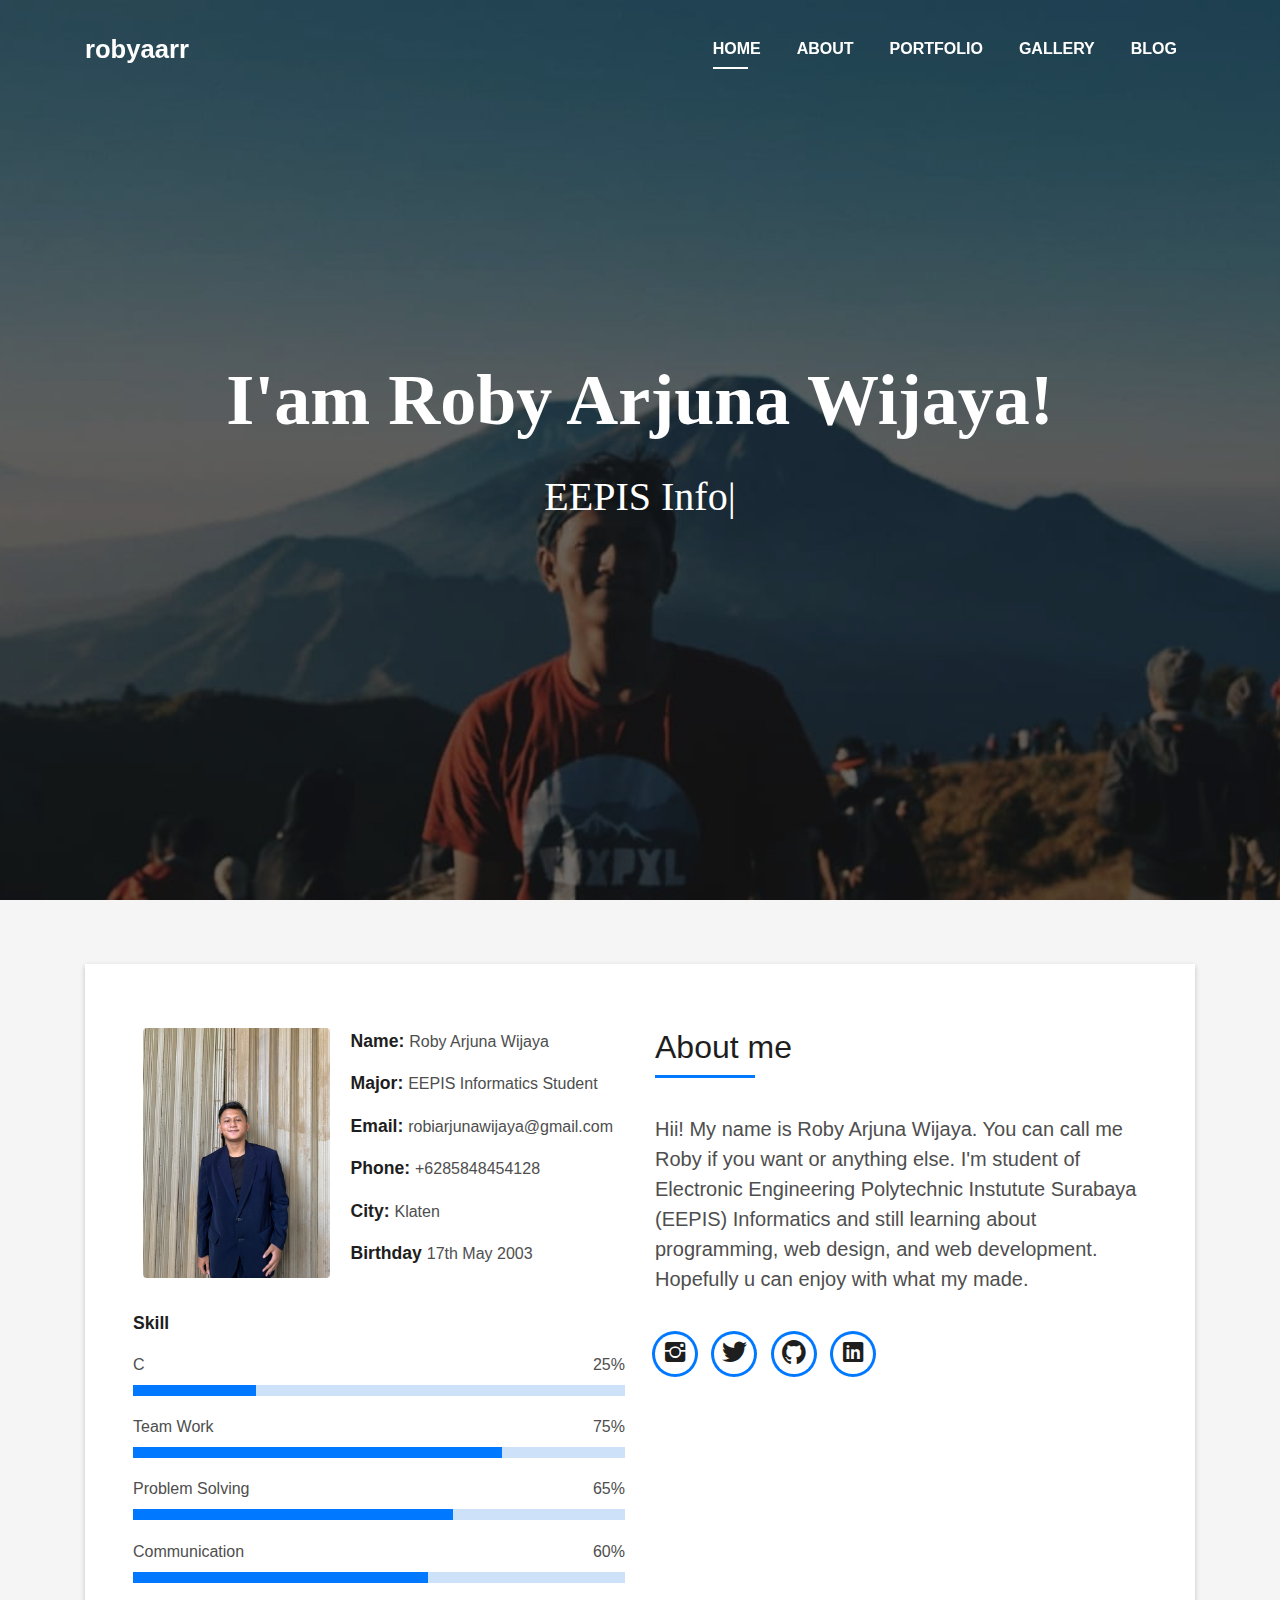
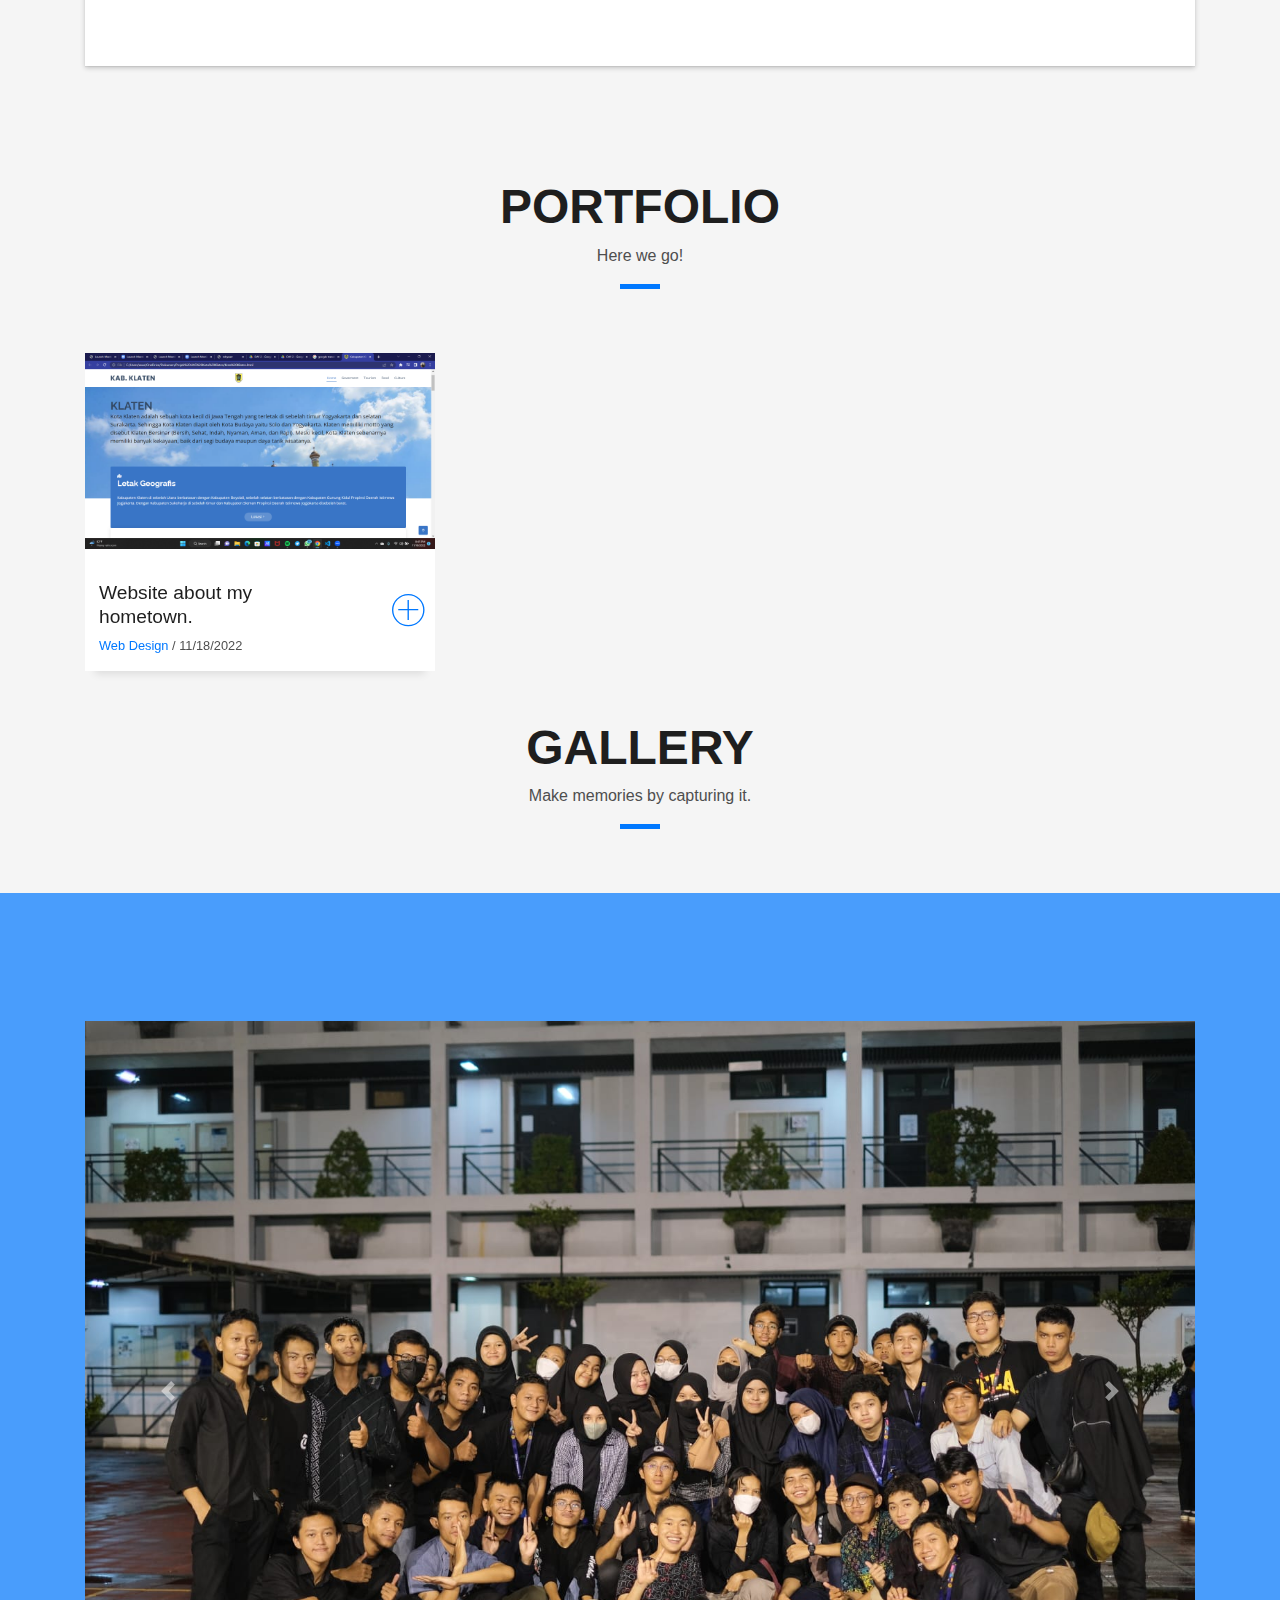
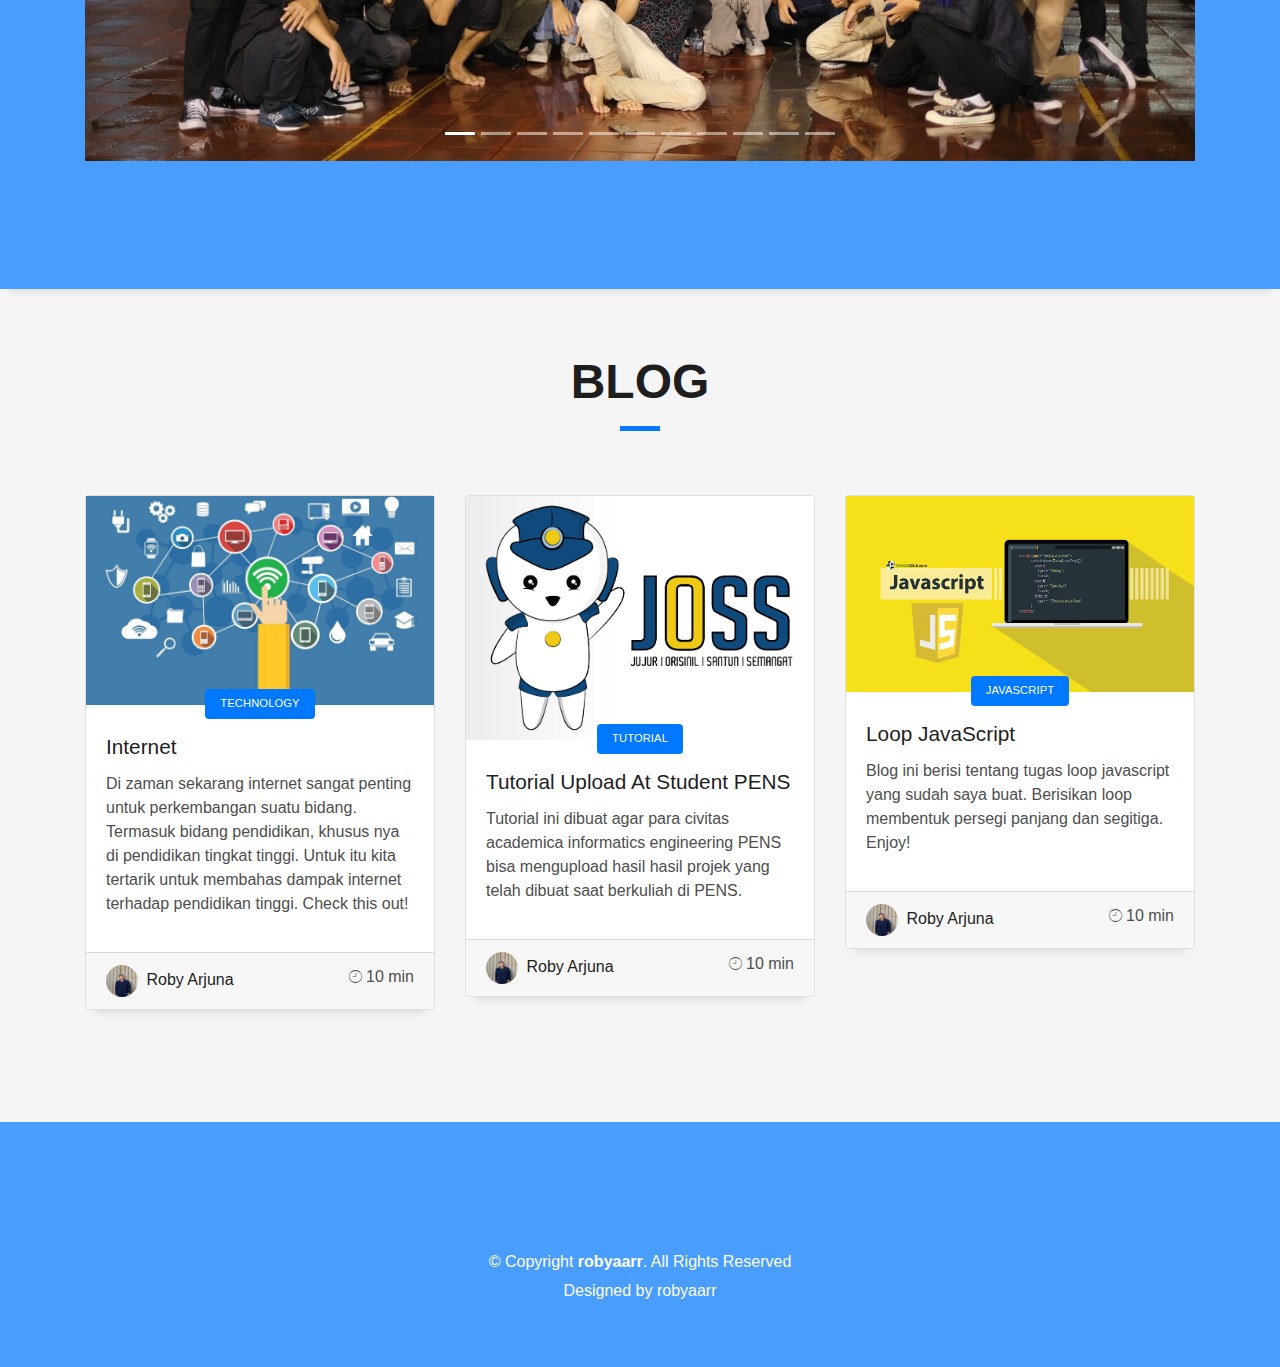
<file: index.html>
<!DOCTYPE html>
<html lang="en">
  <head>
    <meta charset="utf-8" />
    <title>robyaarr</title>
    <meta
      content="width=device-width, initial-scale=1.0"
      name="viewport"
    />
    <meta
      content=""
      name="keywords"
    />
    <meta
      content=""
      name="description"
    />

    <!-- Favicons -->
    <link
      href=""
      rel="icon"
    />
    <link
      href="img/apple-touch-icon.png"
      rel="apple-touch-icon"
    />

    <!-- Bootstrap CSS File -->
    <link
      href="lib/bootstrap/css/bootstrap.min.css"
      rel="stylesheet"
    />

    <!-- Libraries CSS Files -->
    <link
      href="lib/font-awesome/css/font-awesome.min.css"
      rel="stylesheet"
    />
    <link
      href="lib/animate/animate.min.css"
      rel="stylesheet"
    />
    <link
      href="lib/ionicons/css/ionicons.min.css"
      rel="stylesheet"
    />
    <link
      href="lib/owlcarousel/assets/owl.carousel.min.css"
      rel="stylesheet"
    />
    <link
      href="lib/lightbox/css/lightbox.min.css"
      rel="stylesheet"
    />

    <!-- Main Stylesheet File -->
    <link
      href="css/style.css"
      rel="stylesheet"
    />

    <!-- =======================================================
    Theme Name: robyaarr
  ======================================================= -->
  </head>

  <body id="page-top">
    <!--/ Nav Star /-->
    <nav
      class="navbar navbar-b navbar-trans navbar-expand-md fixed-top"
      id="mainNav"
    >
      <div class="container">
        <a
          class="navbar-brand js-scroll"
          href="#page-top"
          >robyaarr</a
        >
        <button
          class="navbar-toggler collapsed"
          type="button"
          data-toggle="collapse"
          data-target="#navbarDefault"
          aria-controls="navbarDefault"
          aria-expanded="false"
          aria-label="Toggle navigation"
        >
          <span></span>
          <span></span>
          <span></span>
        </button>
        <div
          class="navbar-collapse collapse justify-content-end"
          id="navbarDefault"
        >
          <ul class="navbar-nav">
            <li class="nav-item">
              <a
                class="nav-link js-scroll active"
                href="#home"
                >Home</a
              >
            </li>
            <li class="nav-item">
              <a
                class="nav-link js-scroll"
                href="#about"
                >About</a
              >
            </li>
            <li class="nav-item">
              <a
                class="nav-link js-scroll"
                href="#work"
                >Portfolio</a
              >
            </li>
            <li class="nav-item">
              <a
                class="nav-link js-scroll"
                href="#gallery"
                >Gallery</a
              >
            </li>
            <li class="nav-item">
              <a
                class="nav-link js-scroll"
                href="#blog"
                >Blog</a>
            </li>
          </ul>
        </div>
      </div>
    </nav>
    <!--/ Nav End /-->

    <!--/ Intro Skew Star /-->
    <div
      id="home"
      class="intro route bg-image"
      style="background-image: url(img/foto\ home.jpg)"
    >
      <div class="overlay-itro"></div>
      <div class="intro-content display-table">
        <div class="table-cell">
          <div class="container">
            <!--<p class="display-6 color-d">Hello, world!</p>-->
            <h1 class="intro-title mb-4">I'am Roby Arjuna Wijaya!</h1>
            <p class="intro-subtitle"><span class="text-slider-items">EEPIS Informatics Student.</span><strong class="text-slider"></strong></p>
            <!-- <p class="pt-3"><a class="btn btn-primary btn js-scroll px-4" href="#about" role="button">Learn More</a></p> -->
          </div>
        </div>
      </div>
    </div>
    <!--/ Intro Skew End /-->

    <section
      id="about"
      class="about-mf sect-pt4 route"
    >
      <div class="container">
        <div class="row">
          <div class="col-sm-12">
            <div class="box-shadow-full">
              <div class="row">
                <div class="col-md-6">
                  <div class="row">
                    <div class="col-sm-6 col-md-5">
                      <div class="about-img">
                        <img
                          src="img/profile foto.jpg"
                          class="img-fluid rounded b-shadow-a"
                          alt=""
                        />
                      </div>
                    </div>
                    <div class="col-sm-6 col-md-7">
                      <div class="about-info">
                        <p><span class="title-s">Name: </span> <span>Roby Arjuna Wijaya</span></p>
                        <p><span class="title-s">Major: </span> <span>EEPIS Informatics Student</span></p>
                        <p><span class="title-s">Email: </span> <span>robiarjunawijaya@gmail.com</span></p>
                        <p><span class="title-s">Phone: </span> <span>+6285848454128</span></p>
                        <p><span class="title-s">City: </span> <span>Klaten</span></p>
                        <p><span class="title-s">Birthday </span> <span>17th May 2003</span></p>
                      </div>
                    </div>
                  </div>
                  <div class="skill-mf">
                    <p class="title-s">Skill</p>
                    <span>C</span> <span class="pull-right">25%</span>
                    <div class="progress">
                      <div
                        class="progress-bar"
                        role="progressbar"
                        style="width: 25%"
                        aria-valuenow="25"
                        aria-valuemin="0"
                        aria-valuemax="100"
                      ></div>
                    </div>
                    <span>Team Work</span> <span class="pull-right">75%</span>
                    <div class="progress">
                      <div
                        class="progress-bar"
                        role="progressbar"
                        style="width: 75%"
                        aria-valuenow="75"
                        aria-valuemin="0"
                        aria-valuemax="100"
                      ></div>
                    </div>
                    <span>Problem Solving</span> <span class="pull-right">65%</span>
                    <div class="progress">
                      <div
                        class="progress-bar"
                        role="progressbar"
                        style="width: 65%"
                        aria-valuenow="65"
                        aria-valuemin="0"
                        aria-valuemax="100"
                      ></div>
                    </div>
                    <span>Communication</span> <span class="pull-right">60%</span>
                    <div class="progress">
                      <div
                        class="progress-bar"
                        role="progressbar"
                        style="width: 60%"
                        aria-valuenow="60"
                        aria-valuemin="0"
                        aria-valuemax="100"
                      ></div>
                    </div>
                  </div>
                </div>
                <div class="col-md-6">
                  <div class="about-me pt-4 pt-md-0">
                    <div class="title-box-2">
                      <h5 class="title-left">About me</h5>
                    </div>
                    <p class="lead">
                      Hii! My name is Roby Arjuna Wijaya. You can call me Roby if you want or anything else. I'm student of Electronic Engineering Polytechnic Instutute Surabaya (EEPIS) Informatics and still learning about programming, web
                      design, and web development. Hopefully u can enjoy with what my made.
                      <div class="socials">
                        <ul>
                          <li>
                            <a href="https://www.instagram.com/robyarjunaw/"
                              ><span class="ico-circle"><i class="ion-social-instagram"></i></span
                            ></a>
                          </li>
                          <li>
                            <a href="https://twitter.com/robyarjunaw"
                              ><span class="ico-circle"><i class="ion-social-twitter"></i></span
                            ></a>
                          </li>
                          <li>
                            <a href="https://github.com/RobyArjuna"
                              ><span class="ico-circle"><i class="ion-social-github"></i></span
                            ></a>
                            </li>
                            <li>
                              <a href="http://www.linkedin.com/in/robyarjuna"
                                ><span class="ico-circle"><i class="ion-social-linkedin"></i></span
                              ></a>
                              </li>
                        </ul>
                      </div>
                    </div>
                  </div>
                    </p>
                  </div>
                </div>
              </div>
            </div>
          </div>
        </div>
      </div>
    </section>
     <!--/ Section Portfolio Star /-->
    <section
      id="work"
      class="portfolio-mf sect-pt4 route"
    >
      <div class="container">
        <div class="row">
          <div class="col-sm-12">
            <div class="title-box text-center">
              <h3 class="title-a">Portfolio</h3>
              <p class="subtitle-a">Here we go!</p>
              <div class="line-mf"></div>
            </div>
          </div>
        </div>
        <div class="row">
          <div class="col-md-4">
            <div class="work-box">
              <a
                href="img/projek.png"
                data-lightbox="gallery-mf"
              >
                <div class="work-img">
                  <img
                    src="img/projek.png"
                    alt=""
                    class="img-fluid"
                  />
                </div>
                <div class="work-content">
                  <div class="row">
                    <div class="col-sm-8">
                      <h2 class="w-title">Website about my hometown.</h2>
                      <div class="w-more"><span class="w-ctegory">Web Design </span> / <span class="w-date">11/18/2022</span></div>
                    </div>
                    <div class="col-sm-4">
                      <div class="w-like">
                        <span class="ion-ios-plus-outline"></span>
                      </div>
                    </div>
                  </div>
                </div>
              </a>
            </div>
          </div>
    </section>
    <!--/ Section Portfolio End /-->

    <!--/ Section Gallery Star /-->
    <section id="gallery">
    <div class="title-box text-center">
      <h3 class="title-a">gallery</h3>
      <p class="subtitle-a">Make memories by capturing it.</p>
      <div class="line-mf">
      </div>
    </div>
    <div
      class="testimonials paralax-mf bg-image"
      style="background-image: url(img/overlay-bg.jpg)"
    >
      <div class="overlay-mf"></div>
      <div class="container">
        <div class="row">
          <div class="col-md-12">
            <div
              id="testimonial-mf"
              class="owl-carousel owl-theme"
            >
              <div class="testimonial-box">
                <div class="bd-example">
                  <div id="carouselExampleCaptions" class="carousel slide" data-ride="carousel">
                    <ol class="carousel-indicators">
                      <li data-target="#carouselExampleCaptions" data-slide-to="0" class="active"></li>
                      <li data-target="#carouselExampleCaptions" data-slide-to="1"></li>
                      <li data-target="#carouselExampleCaptions" data-slide-to="2"></li>
                      <li data-target="#carouselExampleCaptions" data-slide-to="3"></li>
                      <li data-target="#carouselExampleCaptions" data-slide-to="4"></li>
                      <li data-target="#carouselExampleCaptions" data-slide-to="5"></li>
                      <li data-target="#carouselExampleCaptions" data-slide-to="6"></li>
                      <li data-target="#carouselExampleCaptions" data-slide-to="7"></li>
                      <li data-target="#carouselExampleCaptions" data-slide-to="8"></li>
                      <li data-target="#carouselExampleCaptions" data-slide-to="9"></li>
                      <li data-target="#carouselExampleCaptions" data-slide-to="10"></li>
                    </ol>
                    <div class="carousel-inner">
                      <div class="carousel-item active">
                        <img src="img/IT.jpg" class="d-block w-100" alt="gambar">
                        <div class="carousel-caption d-none d-md-block">
                          </div>
                      </div>
                      <div class="carousel-item">
                        <img src="img/kelas.jpeg" class="d-block w-100" alt="gambar">
                        <div class="carousel-caption d-none d-md-block">
                          </div>
                      </div>
                      <div class="carousel-item">
                        <img src="img/roby1.jpeg" class="d-block w-100" alt="gambar">
                        <div class="carousel-caption d-none d-md-block">
                          </div>
                      </div>
                      <div class="carousel-item">
                        <img src="img/roby2.jpeg" class="d-block w-100" alt="gambar">
                        <div class="carousel-caption d-none d-md-block">
                          </div>
                      </div>
                      <div class="carousel-item">
                        <img src="img/roby3.jpeg" class="d-block w-100" alt="gambar">
                        <div class="carousel-caption d-none d-md-block">
                          </div>
                      </div>
                      <div class="carousel-item">
                        <img src="img/roby4.jpeg" class="d-block w-100" alt="gambar">
                        <div class="carousel-caption d-none d-md-block">
                          </div>
                      </div>
                      <div class="carousel-item">
                        <img src="img/1.jpg" class="d-block w-100" alt="gambar">
                        <div class="carousel-caption d-none d-md-block">
                          </div>
                      </div>
                      <div class="carousel-item">
                        <img src="img/dolan.jpg" class="d-block w-100" alt="gambar">
                        <div class="carousel-caption d-none d-md-block">
                          </div>
                      </div>
                      <div class="carousel-item">
                        <img src="img/2.jpg" class="d-block w-100" alt="gambar">
                        <div class="carousel-caption d-none d-md-block">
                          </div>
                      </div>
                      <div class="carousel-item">
                        <img src="img/3.jpg" class="d-block w-100" alt="gambar">
                        <div class="carousel-caption d-none d-md-block">
                          </div>
                      </div>
                      <div class="carousel-item">
                        <img src="img/4.jpg" class="d-block w-100" alt="gambar">
                        <div class="carousel-caption d-none d-md-block">
                          </div>
                      </div>
                      </div>
                    </div>
                    <a class="carousel-control-prev" href="#carouselExampleCaptions" role="button" data-slide="prev">
                      <span class="carousel-control-prev-icon" aria-hidden="true"></span>
                      <span class="sr-only">Previous</span>
                    </a>
                    <a class="carousel-control-next" href="#carouselExampleCaptions" role="button" data-slide="next">
                      <span class="carousel-control-next-icon" aria-hidden="true"></span>
                      <span class="sr-only">Next</span>
                    </a>
                  </div>
                </div>
              </div>
            </div>
          </div>
        </div>
      </div>
    </div>
  </section>
    <!--/ Section Blog Star /-->
    <section
      id="blog"
      class="blog-mf sect-pt4 route"
    >
      <div class="container">
        <div class="row">
          <div class="col-sm-12">
            <div class="title-box text-center">
              <h3 class="title-a">Blog</h3>
              <p class="subtitle-a"></p>
              <div class="line-mf"></div>
            </div>
          </div>
        </div>
        <div class="row">
          <div class="col-md-4">
            <div class="card card-blog">
              <div class="card-img">
                <a href="blog-single.html"
                  ><img
                    src="img/internet.jpg"
                    alt=""
                    class="img-fluid"
                /></a>
              </div>
              <div class="card-body">
                <div class="card-category-box">
                  <div class="card-category">
                    <h6 class="category">Technology</h6>
                  </div>
                </div>
                <h3 class="card-title"><a href="blog-single.html">Internet</a></h3>
                <p class="card-description">Di zaman sekarang internet sangat penting untuk perkembangan suatu bidang. Termasuk bidang pendidikan, khusus nya di pendidikan tingkat tinggi. Untuk itu kita tertarik untuk membahas dampak internet terhadap pendidikan tinggi. Check this out!</p>
              </div>
              <div class="card-footer">
                <div class="post-author">
                  <a href="#">
                    <img
                      src="img/profile foto.jpg"
                      alt=""
                      class="avatar rounded-circle"
                    />
                    <span class="author">Roby Arjuna</span>
                  </a>
                </div>
                <div class="post-date"><span class="ion-ios-clock-outline"></span> 10 min</div>
              </div>
            </div>
          </div>
          <div class="col-md-4">
            <div class="card card-blog">
              <div class="card-img">
                <a href="blog-tutorial.html"
                  ><img
                    src="img/pensJOSS.jpg"
                    alt=""
                    class="img-fluid"
                /></a>
              </div>
              <div class="card-body">
                <div class="card-category-box">
                  <div class="card-category">
                    <h6 class="category">Tutorial</h6>
                  </div>
                </div>
                <h3 class="card-title"><a href="blog-tutorial.html">Tutorial Upload At Student PENS</a></h3>
                <p class="card-description">Tutorial ini dibuat agar para civitas academica informatics engineering PENS bisa mengupload hasil hasil projek yang telah dibuat saat berkuliah di PENS. </p>
              </div>
              <div class="card-footer">
                <div class="post-author">
                  <a href="#">
                    <img
                      src="img/profile foto.jpg"
                      alt=""
                      class="avatar rounded-circle"
                    />
                    <span class="author">Roby Arjuna</span>
                  </a>
                </div>
                <div class="post-date"><span class="ion-ios-clock-outline"></span> 10 min</div>
              </div>
            </div>
          </div>
          <div class="col-md-4">
            <div class="card card-blog">
              <div class="card-img">
                <a href="blog-single.html"
                  ><img
                    src="img/java.webp"
                    alt=""
                    class="img-fluid"
                /></a>
              </div>
              <div class="card-body">
                <div class="card-category-box">
                  <div class="card-category">
                    <h6 class="category">JavaScript</h6>
                  </div>
                </div>
                <h3 class="card-title"><a href="blog-java.html">Loop JavaScript</a></h3>
                <p class="card-description">Blog ini berisi tentang tugas loop javascript yang sudah saya buat. Berisikan loop membentuk persegi panjang dan segitiga. Enjoy!</p>
              </div>
              <div class="card-footer">
                <div class="post-author">
                  <a href="#">
                    <img
                      src="img/profile foto.jpg"
                      alt=""
                      class="avatar rounded-circle"
                    />
                    <span class="author">Roby Arjuna</span>
                  </a>
                </div>
                <div class="post-date"><span class="ion-ios-clock-outline"></span> 10 min</div>
              </div>
            </div>
          </div>
        </div>
      </div>
    </section>
    <!--/ Section Blog End /-->

    <!--/ Section Contact-Footer Star /-->
    <section
      class="paralax-mf footer-paralax bg-image sect-mt4 route"
      style="background-image: url(img/overlay-bg.jpg)"
    >
      <div class="overlay-mf"></div>
      <div class="container">
        <div class="row">
          <div class="col-sm-12">
            <div class="contact-mf">
              <div
                id="contact"
              ></div>
            </div>
          </div>
        </div>
      </div>
      <footer>
        <div class="container">
          <div class="row">
            <div class="col-sm-12">
              <div class="copyright-box">
                <p class="copyright">&copy; Copyright <strong>robyaarr</strong>. All Rights Reserved</p>
                <div class="credits">
                  <!--
                  All the links in the footer should remain intact.
                  You can delete the links only if you purchased the pro version.
                  Licensing information: https://bootstrapmade.com/license/
                  Purchase the pro version with working PHP/AJAX contact form: https://bootstrapmade.com/buy/?theme=DevFolio
                -->
                  Designed by <a href="https://bootstrapmade.com/">robyaarr</a>
                </div>
              </div>
            </div>
          </div>
        </div>
      </footer>
    </section>
    <!--/ Section Contact-footer End /-->

    <a
      href="#"
      class="back-to-top"
      ><i class="fa fa-chevron-up"></i
    ></a>
    <div id="preloader"></div>

    <!-- JavaScript Libraries -->
    <script src="lib/jquery/jquery.min.js"></script>
    <script src="lib/jquery/jquery-migrate.min.js"></script>
    <script src="lib/popper/popper.min.js"></script>
    <script src="lib/bootstrap/js/bootstrap.min.js"></script>
    <script src="lib/easing/easing.min.js"></script>
    <script src="lib/counterup/jquery.waypoints.min.js"></script>
    <script src="lib/counterup/jquery.counterup.js"></script>
    <script src="lib/owlcarousel/owl.carousel.min.js"></script>
    <script src="lib/lightbox/js/lightbox.min.js"></script>
    <script src="lib/typed/typed.min.js"></script>
    <!-- Contact Form JavaScript File -->
    <script src="contactform/contactform.js"></script>

    <!-- Template Main Javascript File -->
    <script src="js/main.js"></script>
  </body>
</html>
</file>
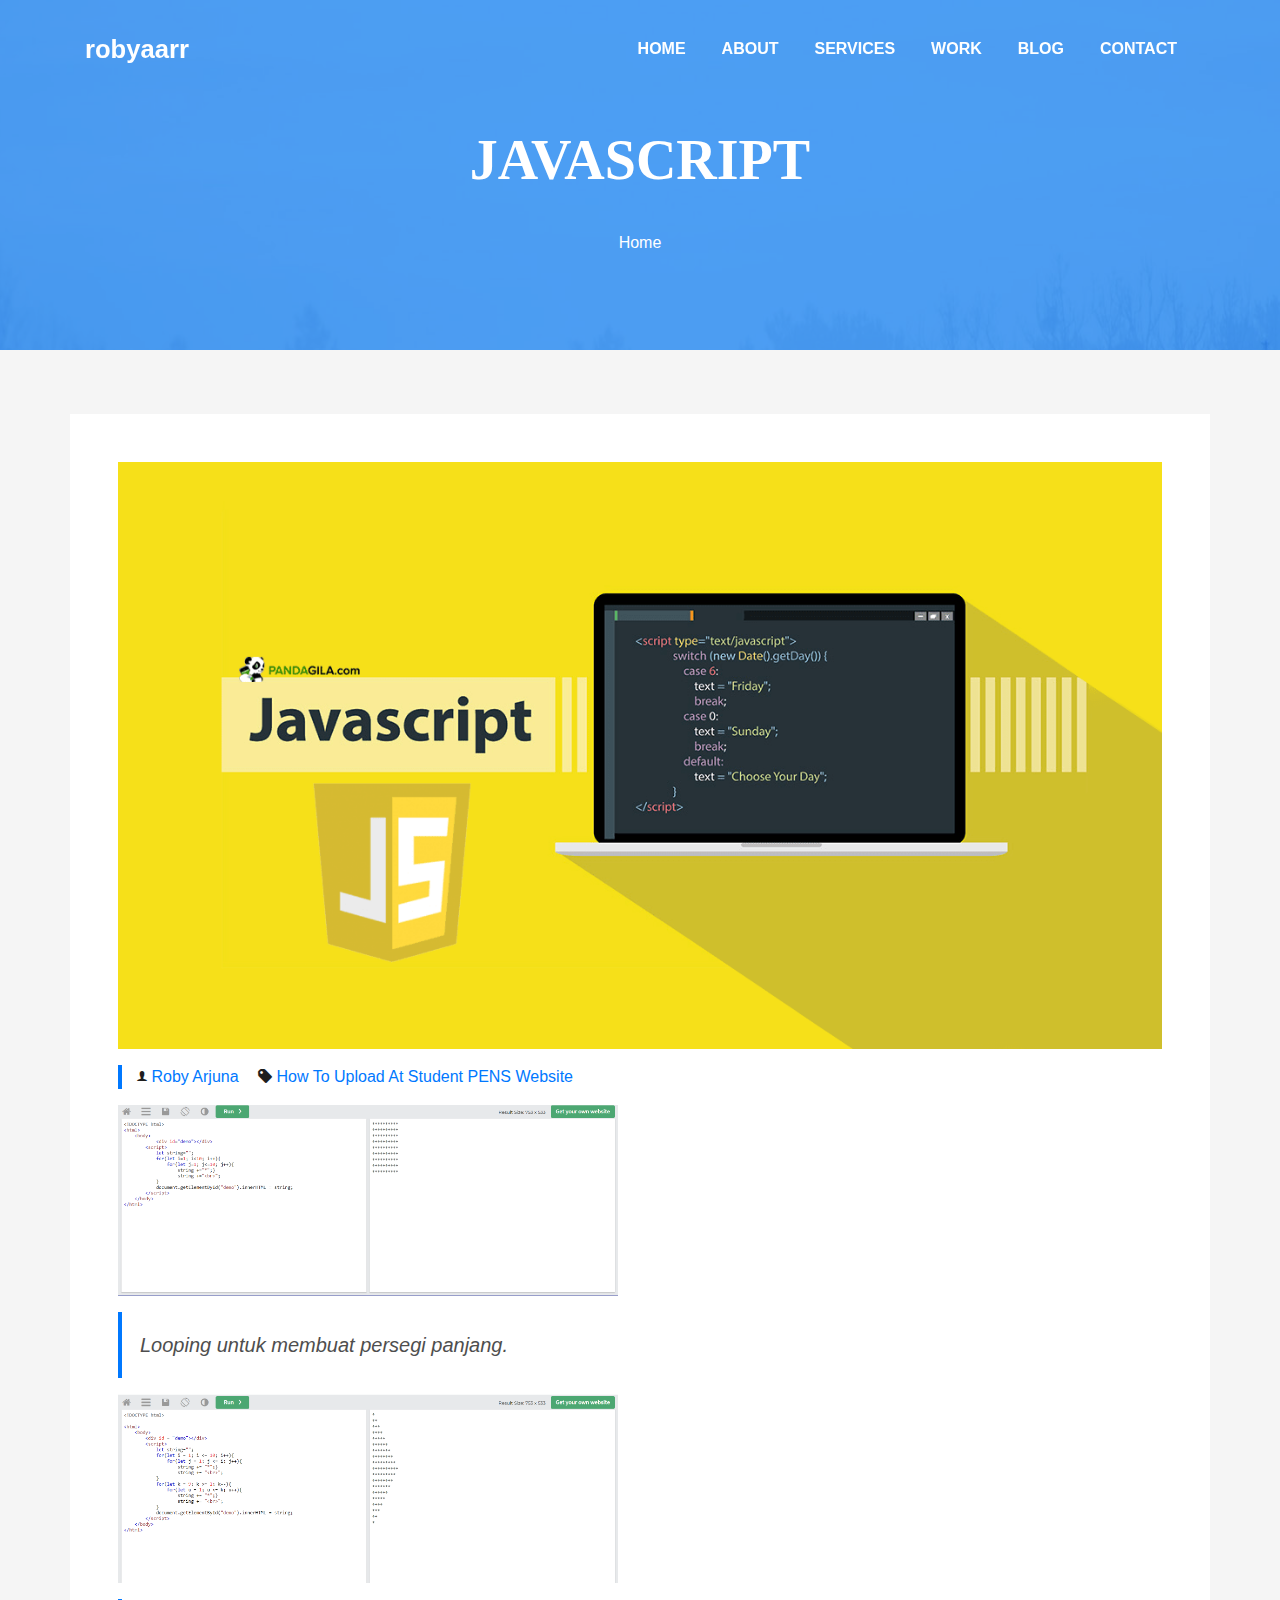
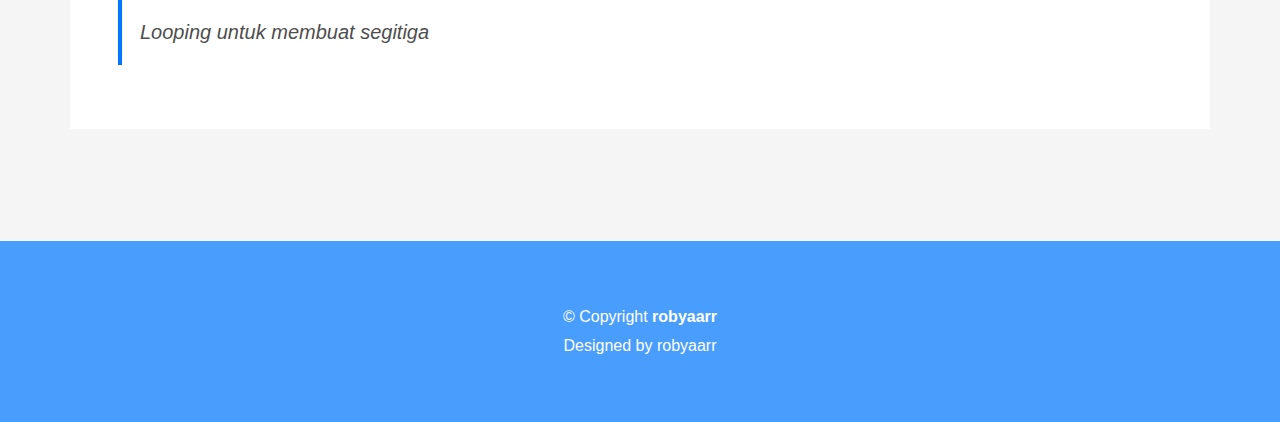
<file: blog-java.html>
<!DOCTYPE html>
<html lang="en">
  <head>
    <meta charset="utf-8" />
    <title>robyaarr</title>
    <meta
      content="width=device-width, initial-scale=1.0"
      name="viewport"
    />
    <meta
      content=""
      name="keywords"
    />
    <meta
      content=""
      name="description"
    />

    <!-- Favicons -->
    <link
      href="img/apple-touch-icon.png"
      rel="apple-touch-icon"
    />

    <!-- Bootstrap CSS File -->
    <link
      href="lib/bootstrap/css/bootstrap.min.css"
      rel="stylesheet"
    />

    <!-- Libraries CSS Files -->
    <link
      href="lib/font-awesome/css/font-awesome.min.css"
      rel="stylesheet"
    />
    <link
      href="lib/animate/animate.min.css"
      rel="stylesheet"
    />
    <link
      href="lib/ionicons/css/ionicons.min.css"
      rel="stylesheet"
    />
    <link
      href="lib/owlcarousel/assets/owl.carousel.min.css"
      rel="stylesheet"
    />
    <link
      href="lib/lightbox/css/lightbox.min.css"
      rel="stylesheet"
    />

    <!-- Main Stylesheet File -->
    <link
      href="css/style.css"
      rel="stylesheet"
    />

    <!-- =======================================================
    Theme Name: DevFolio
    Theme URL: https://bootstrapmade.com/devfolio-bootstrap-portfolio-html-template/
    Author: BootstrapMade.com
    License: https://bootstrapmade.com/license/
  ======================================================= -->
  </head>

  <body>
    <!--/ Nav Star /-->
    <nav
      class="navbar navbar-b navbar-trans navbar-expand-md fixed-top"
      id="mainNav"
    >
      <div class="container">
        <a
          class="navbar-brand js-scroll"
          href="#page-top"
          >robyaarr</a
        >
        <button
          class="navbar-toggler collapsed"
          type="button"
          data-toggle="collapse"
          data-target="#navbarDefault"
          aria-controls="navbarDefault"
          aria-expanded="false"
          aria-label="Toggle navigation"
        >
          <span></span>
          <span></span>
          <span></span>
        </button>
        <div
          class="navbar-collapse collapse justify-content-end"
          id="navbarDefault"
        >
          <ul class="navbar-nav">
            <li class="nav-item">
              <a
                class="nav-link js-scroll"
                href="index.html"
                >Home</a
              >
            </li>
            <li class="nav-item">
              <a
                class="nav-link js-scroll"
                href="#"
                >About</a
              >
            </li>
            <li class="nav-item">
              <a
                class="nav-link js-scroll"
                href="#"
                >Services</a
              >
            </li>
            <li class="nav-item">
              <a
                class="nav-link js-scroll"
                href="#"
                >Work</a
              >
            </li>
            <li class="nav-item">
              <a
                class="nav-link js-scroll"
                href="#"
                >Blog</a
              >
            </li>
            <li class="nav-item">
              <a
                class="nav-link js-scroll"
                href="#"
                >Contact</a
              >
            </li>
          </ul>
        </div>
      </div>
    </nav>
    <!--/ Nav End /-->

    <!--/ Intro Skew Star /-->
    <div
      class="intro intro-single route bg-image"
      style="background-image: url(img/overlay-bg.jpg)"
    >
      <div class="overlay-mf"></div>
      <div class="intro-content display-table">
        <div class="table-cell">
          <div class="container">
            <h2 class="intro-title mb-4">JavaScript</h2>
            <ol class="breadcrumb d-flex justify-content-center">
              <li class="breadcrumb-item">
                <a href="#">Home</a>
              </li>
            </ol>
          </div>
        </div>
      </div>
    </div>
    <!--/ Intro Skew End /-->

    <!--/ Section Blog-Single Star /-->
    <section
      class="blog-wrapper sect-pt4"
      id="blog"
    >
      <div class="container">
        <div class="row">
          <div class="col-md-16">
            <div class="post-box">
              <div class="post-thumb">
                <img
                  src="img/java.webp"
                  class="img-fluid"
                  alt=""
                />
              </div>
              <div class="post-meta">
                <h1 class="article-title"></h1>
                <ul>
                  <li>
                    <span class="ion-ios-person"></span>
                    <a href="">Roby Arjuna</a>
                  </li>
                  <li>
                    <span class="ion-pricetag"></span>
                    <a href="#">How To Upload At Student PENS Website</a>
                  </li>
                </ul>
              </div>
              <div class="article-content">
                <p>
                  <img
                    src="img/js kotak.png"
                    style="width:500px;height:auto; alt="/>
                    <blockquote class="blockquote">
                       <p class="mb-0">Looping untuk membuat persegi panjang.</p>
                      </blockquote>
                </p>
                <p>
                  <img
                    src="img/js segitiga.png"
                    style="width:500px; height: auto; alt"
                  />
                </p>
                <blockquote class="blockquote">
                  <p class="mb-0">Looping untuk membuat segitiga</p>
                </blockquote>
              </div>
            </div>
            
          </div>
    </section>
    <!--/ Section Blog-Single End /-->

    <!--/ Section Contact-Footer Star /-->
    <section
      class="paralax-mf footer-paralax bg-image sect-mt4 route"
      style="background-image: url(img/overlay-bg.jpg)"
    >
      <div class="overlay-mf"></div>
      <footer>
        <div class="container">
          <div class="row">
            <div class="col-sm-12">
              <div class="copyright-box">
                <p class="copyright">&copy; Copyright <strong>robyaarr</strong></p>
                <div class="credits">
                  <!--
                  All the links in the footer should remain intact.
                  You can delete the links only if you purchased the pro version.
                  Licensing information: https://bootstrapmade.com/license/
                  Purchase the pro version with working PHP/AJAX contact form: https://bootstrapmade.com/buy/?theme=DevFolio
                -->
                  Designed by <a href="https://bootstrapmade.com/">robyaarr</a>
                </div>
              </div>
            </div>
          </div>
        </div>
      </footer>
    </section>
    <!--/ Section Contact-footer End /-->

    <a
      href="#"
      class="back-to-top"
      ><i class="fa fa-chevron-up"></i
    ></a>
    <div id="preloader"></div>

    <!-- JavaScript Libraries -->
    <script src="lib/jquery/jquery.min.js"></script>
    <script src="lib/jquery/jquery-migrate.min.js"></script>
    <script src="lib/popper/popper.min.js"></script>
    <script src="lib/bootstrap/js/bootstrap.min.js"></script>
    <script src="lib/easing/easing.min.js"></script>
    <script src="lib/counterup/jquery.waypoints.min.js"></script>
    <script src="lib/counterup/jquery.counterup.js"></script>
    <script src="lib/owlcarousel/owl.carousel.min.js"></script>
    <script src="lib/lightbox/js/lightbox.min.js"></script>
    <script src="lib/typed/typed.min.js"></script>
    <!-- Contact Form JavaScript File -->
    <script src="contactform/contactform.js"></script>

    <!-- Template Main Javascript File -->
    <script src="js/main.js"></script>
  </body>
</html>
</file>
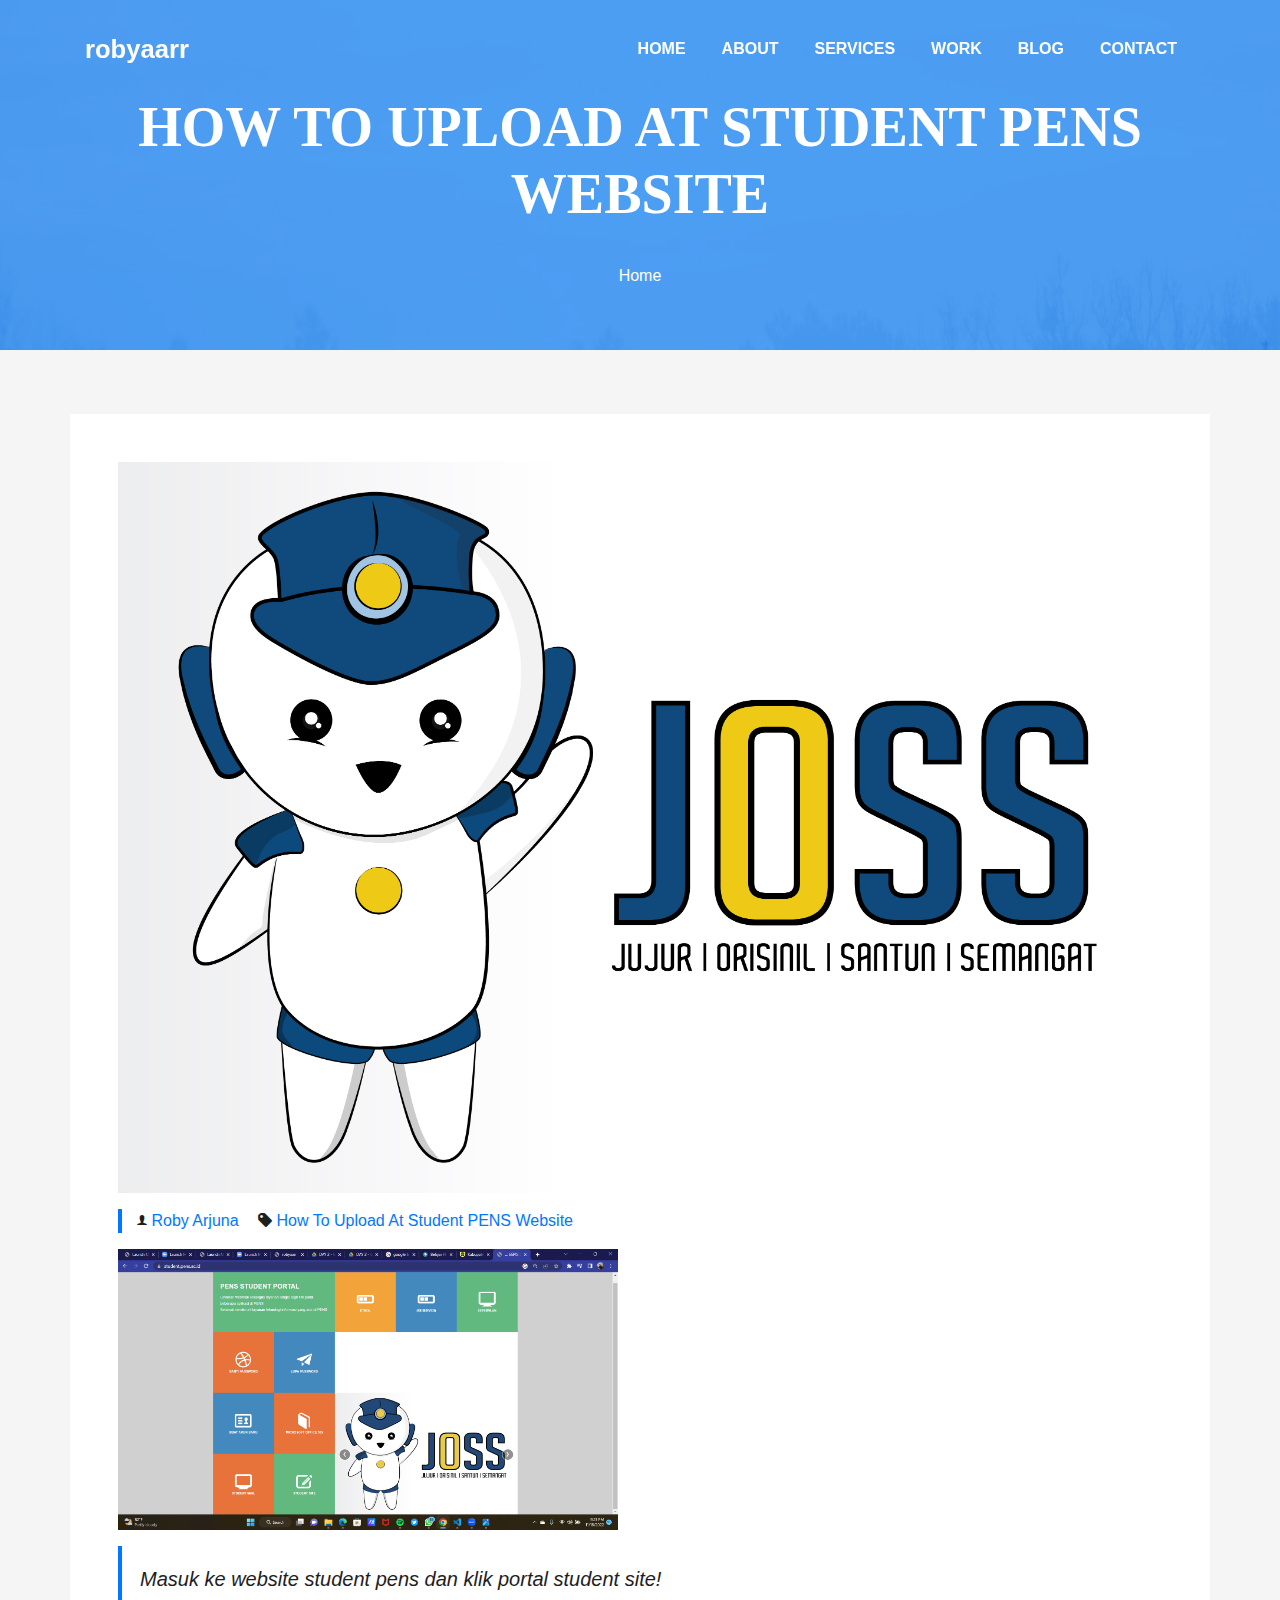
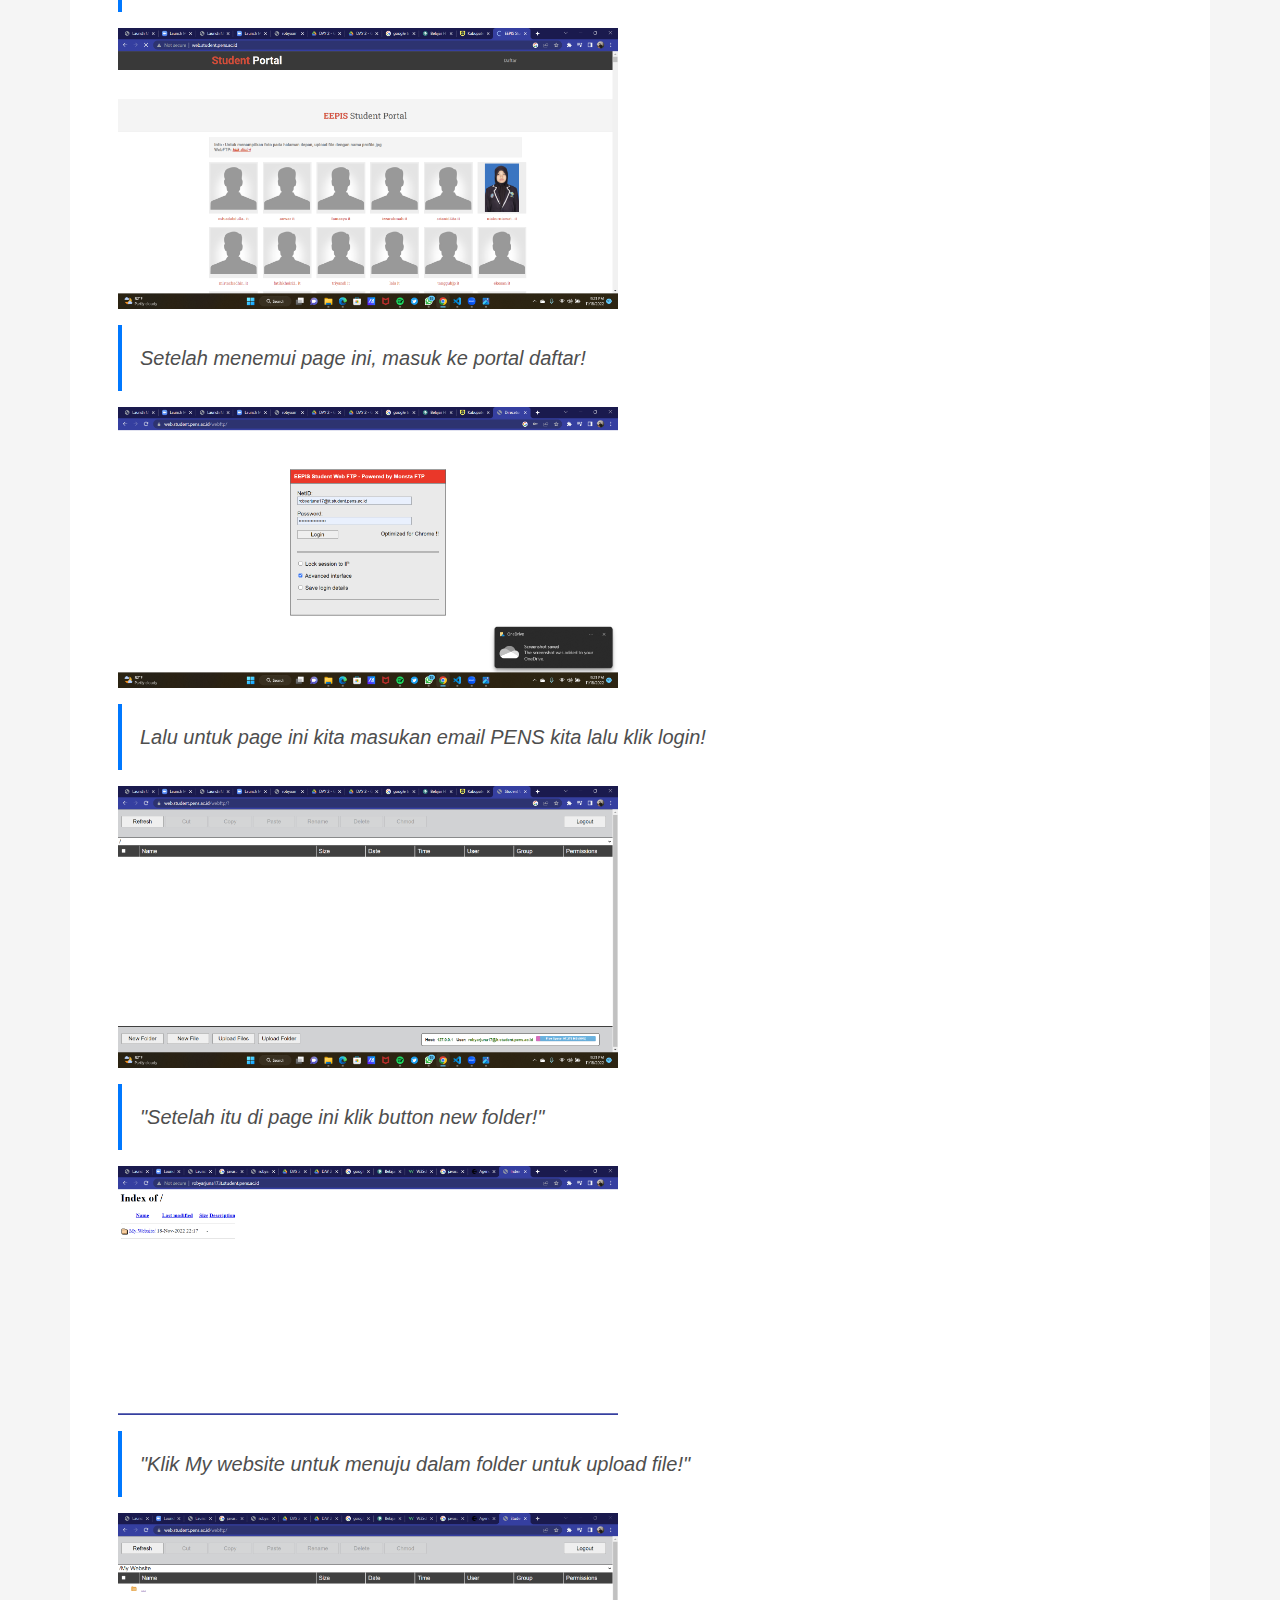
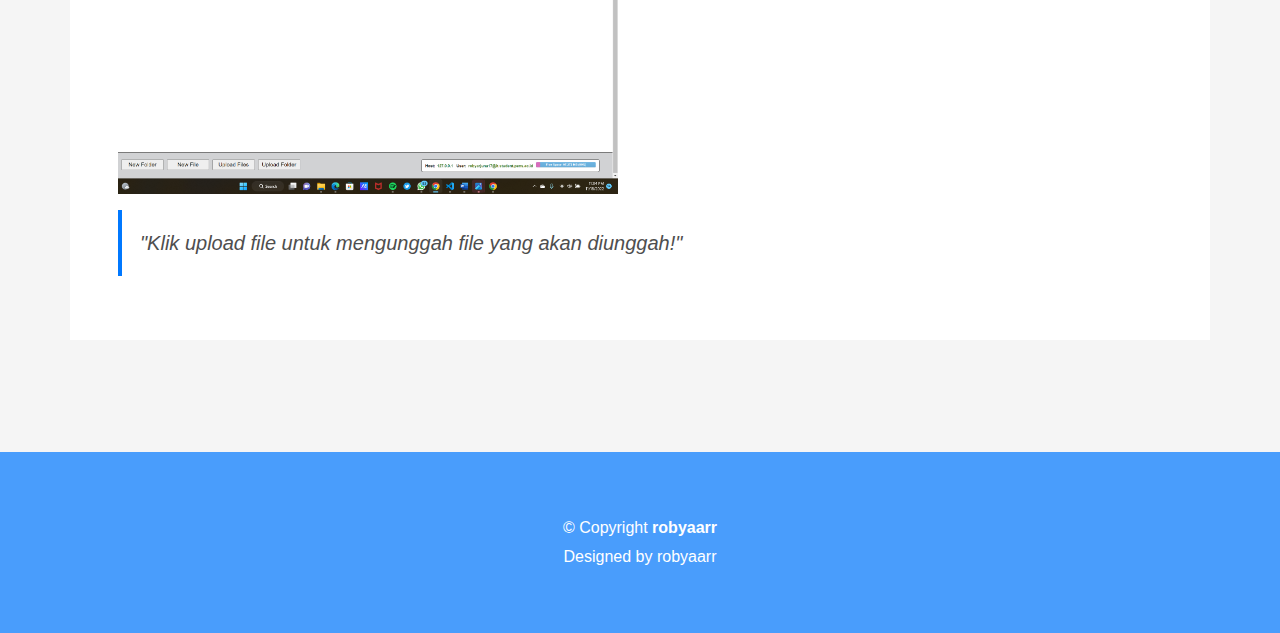
<file: blog-tutorial.html>
<!DOCTYPE html>
<html lang="en">
  <head>
    <meta charset="utf-8" />
    <title>robyaarr</title>
    <meta
      content="width=device-width, initial-scale=1.0"
      name="viewport"
    />
    <meta
      content=""
      name="keywords"
    />
    <meta
      content=""
      name="description"
    />

    <!-- Favicons -->
    <link
      href="img/apple-touch-icon.png"
      rel="apple-touch-icon"
    />

    <!-- Bootstrap CSS File -->
    <link
      href="lib/bootstrap/css/bootstrap.min.css"
      rel="stylesheet"
    />

    <!-- Libraries CSS Files -->
    <link
      href="lib/font-awesome/css/font-awesome.min.css"
      rel="stylesheet"
    />
    <link
      href="lib/animate/animate.min.css"
      rel="stylesheet"
    />
    <link
      href="lib/ionicons/css/ionicons.min.css"
      rel="stylesheet"
    />
    <link
      href="lib/owlcarousel/assets/owl.carousel.min.css"
      rel="stylesheet"
    />
    <link
      href="lib/lightbox/css/lightbox.min.css"
      rel="stylesheet"
    />

    <!-- Main Stylesheet File -->
    <link
      href="css/style.css"
      rel="stylesheet"
    />

    <!-- =======================================================
    Theme Name: DevFolio
    Theme URL: https://bootstrapmade.com/devfolio-bootstrap-portfolio-html-template/
    Author: BootstrapMade.com
    License: https://bootstrapmade.com/license/
  ======================================================= -->
  </head>

  <body>
    <!--/ Nav Star /-->
    <nav
      class="navbar navbar-b navbar-trans navbar-expand-md fixed-top"
      id="mainNav"
    >
      <div class="container">
        <a
          class="navbar-brand js-scroll"
          href="#page-top"
          >robyaarr</a
        >
        <button
          class="navbar-toggler collapsed"
          type="button"
          data-toggle="collapse"
          data-target="#navbarDefault"
          aria-controls="navbarDefault"
          aria-expanded="false"
          aria-label="Toggle navigation"
        >
          <span></span>
          <span></span>
          <span></span>
        </button>
        <div
          class="navbar-collapse collapse justify-content-end"
          id="navbarDefault"
        >
          <ul class="navbar-nav">
            <li class="nav-item">
              <a
                class="nav-link js-scroll"
                href="index.html"
                >Home</a
              >
            </li>
            <li class="nav-item">
              <a
                class="nav-link js-scroll"
                href="#"
                >About</a
              >
            </li>
            <li class="nav-item">
              <a
                class="nav-link js-scroll"
                href="#"
                >Services</a
              >
            </li>
            <li class="nav-item">
              <a
                class="nav-link js-scroll"
                href="#"
                >Work</a
              >
            </li>
            <li class="nav-item">
              <a
                class="nav-link js-scroll"
                href="#"
                >Blog</a
              >
            </li>
            <li class="nav-item">
              <a
                class="nav-link js-scroll"
                href="#"
                >Contact</a
              >
            </li>
          </ul>
        </div>
      </div>
    </nav>
    <!--/ Nav End /-->

    <!--/ Intro Skew Star /-->
    <div
      class="intro intro-single route bg-image"
      style="background-image: url(img/overlay-bg.jpg)"
    >
      <div class="overlay-mf"></div>
      <div class="intro-content display-table">
        <div class="table-cell">
          <div class="container">
            <h2 class="intro-title mb-4">HOW TO UPLOAD AT STUDENT PENS WEBSITE</h2>
            <ol class="breadcrumb d-flex justify-content-center">
              <li class="breadcrumb-item">
                <a href="#">Home</a>
              </li>
            </ol>
          </div>
        </div>
      </div>
    </div>
    <!--/ Intro Skew End /-->

    <!--/ Section Blog-Single Star /-->
    <section
      class="blog-wrapper sect-pt4"
      id="blog"
    >
      <div class="container">
        <div class="row">
          <div class="col-md-16">
            <div class="post-box">
              <div class="post-thumb">
                <img
                  src="img/pensJOSS.jpg"
                  class="img-fluid"
                  alt=""
                />
              </div>
              <div class="post-meta">
                <h1 class="article-title"></h1>
                <ul>
                  <li>
                    <span class="ion-ios-person"></span>
                    <a href="">Roby Arjuna</a>
                  </li>
                  <li>
                    <span class="ion-pricetag"></span>
                    <a href="#">How To Upload At Student PENS Website</a>
                  </li>
                </ul>
              </div>
              <div class="article-content">
                <p>
                  <img
                    src="img/step1.png"
                    style="width:500px;height:auto; alt="/>
                    <blockquote class="blockquote">
                        <a href="https://student.pens.ac.id/"><p class="mb-0">Masuk ke website student pens dan klik portal student site!</p></a>
                      </blockquote>
                </p>
                <p>
                  <img
                    src="img/step2.png"
                    style="width:500px; height: auto; alt"
                  />
                </p>
                <blockquote class="blockquote">
                  <p class="mb-0">Setelah menemui page ini, masuk ke portal daftar!</p>
                </blockquote>
                <p>
                  <img
                    src="img/step3.png"
                    style="width:500px; height: auto; alt"
                  />
                  <blockquote class="blockquote">
                    <p class="mb-0">Lalu untuk page ini kita masukan email PENS kita lalu klik login!</p>
                  </blockquote>
                </p>
                <p>
                  <img src="img/step4.png" alt="" style="width:500px; height: auto; alt">
                  <blockquote class="blockquote">
                    <p class="mb-0">"Setelah itu di page ini klik button new folder!"</p>
                  </blockquote>
                </p>
                <p>
                  <img src="img/step5.png" alt="" style="width:500px; height: auto; alt">
                  <blockquote class="blockquote">
                    <p class="mb-0">"Klik My website untuk menuju dalam folder untuk upload file!"</p>
                  </blockquote>
                </p>
                <p>
                  <img src="img/step6.png" alt="" style="width:500px; height: auto; alt">
                  <blockquote class="blockquote">
                    <p class="mb-0">"Klik upload file untuk mengunggah file yang akan diunggah!"</p>
                  </blockquote>
                </p>
              </div>
            </div>
            </div>
    </section>
    <!--/ Section Blog-Single End /-->

    <!--/ Section Contact-Footer Star /-->
    <section
      class="paralax-mf footer-paralax bg-image sect-mt4 route"
      style="background-image: url(img/overlay-bg.jpg)"
    >
      <div class="overlay-mf"></div>
      <footer>
        <div class="container">
          <div class="row">
            <div class="col-sm-12">
              <div class="copyright-box">
                <p class="copyright">&copy; Copyright <strong>robyaarr</strong></p>
                <div class="credits">
                  <!--
                  All the links in the footer should remain intact.
                  You can delete the links only if you purchased the pro version.
                  Licensing information: https://bootstrapmade.com/license/
                  Purchase the pro version with working PHP/AJAX contact form: https://bootstrapmade.com/buy/?theme=DevFolio
                -->
                  Designed by <a href="https://bootstrapmade.com/">robyaarr</a>
                </div>
              </div>
            </div>
          </div>
        </div>
      </footer>
    </section>
    <!--/ Section Contact-footer End /-->

    <a
      href="#"
      class="back-to-top"
      ><i class="fa fa-chevron-up"></i
    ></a>
    <div id="preloader"></div>

    <!-- JavaScript Libraries -->
    <script src="lib/jquery/jquery.min.js"></script>
    <script src="lib/jquery/jquery-migrate.min.js"></script>
    <script src="lib/popper/popper.min.js"></script>
    <script src="lib/bootstrap/js/bootstrap.min.js"></script>
    <script src="lib/easing/easing.min.js"></script>
    <script src="lib/counterup/jquery.waypoints.min.js"></script>
    <script src="lib/counterup/jquery.counterup.js"></script>
    <script src="lib/owlcarousel/owl.carousel.min.js"></script>
    <script src="lib/lightbox/js/lightbox.min.js"></script>
    <script src="lib/typed/typed.min.js"></script>
    <!-- Contact Form JavaScript File -->
    <script src="contactform/contactform.js"></script>

    <!-- Template Main Javascript File -->
    <script src="js/main.js"></script>
  </body>
</html>
</file>
<file: css/style.css>
/*
  Theme Name: DevFolio
  Theme URL: https://bootstrapmade.com/devfolio-bootstrap-portfolio-html-template/
  Author: BootstrapMade.com
  License: https://bootstrapmade.com/license/
*/

/*======================================
//--//-->   STYLES GENERALES
======================================*/

body {
  background-color: #f5f5f5;
  color: #4e4e4e;
}

h1,
h2,
h3,
h4,
h5,
h6 {
  color: #1e1e1e;
}

a {
  color: #1e1e1e;
  transition: all 0.5s ease-in-out;
}

a:hover {
  color: #0078ff;
  text-decoration: none;
  transition: all 0.5s ease-in-out;
}

.p-r {
  position: relative;
}

.color-a {
  color: #0078ff;
}

.color-d {
  color: #f5f5f5;
}

.color-text-a {
  color: #4e4e4e;
}

.box-shadow,
.paralax-mf,
.service-box,
.work-box,
.card-blog {
  box-shadow: 0 13px 8px -10px rgba(0, 0, 0, 0.1);
}

.box-shadow-a,
.button:hover {
  box-shadow: 0 0 0 4px #cde1f8;
}

.display-5 {
  font-size: 2.5rem;
  font-weight: 300;
  line-height: 1.1;
}

.display-6 {
  font-size: 2rem;
  font-weight: 300;
  line-height: 1.1;
}

.avatar {
  width: 32px;
  height: 32px;
  margin-right: 4px;
  overflow: hidden;
}

.bg-image {
  background-repeat: no-repeat;
  background-attachment: fixed;
  background-size: cover;
  background-position: center center;
}

.overlay-mf {
  background-color: #0078ff;
}

.overlay-mf {
  position: absolute;
  top: 0;
  left: 0px;
  padding: 0;
  height: 100%;
  width: 100%;
  opacity: 0.7;
}

.paralax-mf {
  position: relative;
  padding: 8rem 0;
}

.display-table {
  width: 100%;
  height: 100%;
  display: table;
}

.table-cell {
  display: table-cell;
  vertical-align: middle;
}

/*--/ Sections /--*/

.sect-4 {
  padding: 4rem 0;
}

.sect-pt4 {
  padding-top: 4rem;
}

.sect-mt4 {
  margin-top: 4rem;
}

/*--/ Title s /--*/

.title-s {
  font-weight: 600;
  color: #1e1e1e;
  font-size: 1.1rem;
}

/*--/ Title A /--*/

.title-box {
  margin-bottom: 4rem;
}

.title-a {
  font-size: 3rem;
  font-weight: bold;
  text-transform: uppercase;
}

.subtitle-a {
  color: #4e4e4e;
}

.line-mf {
  width: 40px;
  height: 5px;
  background-color: #0078ff;
  margin: 0 auto;
}

/*--/ Title Left /--*/

.title-box-2 {
  margin-bottom: 3rem;
}

.title-left {
  font-size: 2rem;
  position: relative;
}

.title-left:before {
  content: '';
  position: absolute;
  height: 3px;
  background-color: #0078ff;
  width: 100px;
  bottom: -12px;
}

/*------/ Box /------*/

.box-pl2 {
  padding-left: 2rem;
}

.box-shadow-full {
  padding: 3rem 1.25rem;
  position: relative;
  background-color: #fff;
  margin-bottom: 3rem;
  z-index: 2;
  box-shadow: 0 1px 1px 0 rgba(0, 0, 0, 0.06), 0 2px 5px 0 rgba(0, 0, 0, 0.2);
}

/*------/ Socials /------*/

.socials {
  padding: 1.5rem 0;
}

.socials ul li {
  display: inline-block;
}

.socials .ico-circle {
  height: 40px;
  width: 40px;
  font-size: 1.7rem;
  border-radius: 50%;
  line-height: 1.4;
  margin: 0 15px 0 0;
  box-shadow: 0 0 0 3px #0078ff;
  transition: all 500ms ease;
}

.socials .ico-circle:hover {
  background-color: #0078ff;
  color: #fff;
  box-shadow: 0 0 0 3px #cde1f8;
  transition: all 500ms ease;
}

/*------/ Ul resect /------*/

.ul-resect,
.socials ul,
.list-ico,
.blog-wrapper .post-meta ul,
.box-comments .list-comments,
.widget-sidebar .list-sidebar,
.widget-tags ul {
  list-style: none;
  padding-left: 0;
  margin-bottom: 0;
}

.list-ico {
  line-height: 2;
}

.list-ico span {
  color: #0078ff;
  margin-right: 10px;
}

/*------/ Ico Circle /------*/

.ico-circle {
  height: 100px;
  width: 100px;
  font-size: 2rem;
  border-radius: 50%;
  line-height: 1.55;
  margin: 0 auto;
  text-align: center;
  box-shadow: 0 0 0 10px #0078ff;
  display: block;
}

/*------/ Owl Carousel /------*/

.owl-theme .owl-dots {
  text-align: center;
  margin-top: 18px;
}

.owl-theme .owl-dots .owl-dot {
  display: inline-block;
}

.owl-theme .owl-dots .owl-dot span {
  width: 18px;
  height: 7px;
  margin: 5px 5px;
  background: #cde1f8;
  border: 0px solid #cde1f8;
  display: block;
  transition: all 0.6s ease-in-out;
  cursor: pointer;
}

.owl-theme .owl-dots .owl-dot:hover span {
  background-color: #cde1f8;
}

.owl-theme .owl-dots .owl-dot.active span {
  background-color: #1b1b1b;
  width: 25px;
}

/*--/ Scrolltop s /--*/

.scrolltop-mf {
  position: relative;
  display: none;
}

.scrolltop-mf span {
  z-index: 999;
  position: fixed;
  width: 42px;
  height: 42px;
  background-color: #0078ff;
  opacity: 0.7;
  font-size: 1.6rem;
  line-height: 1.5;
  text-align: center;
  color: #fff;
  top: auto;
  left: auto;
  right: 30px;
  bottom: 50px;
  cursor: pointer;
  border-radius: 50%;
}

/* Back to top button */

.back-to-top {
  position: fixed;
  display: none;
  background: #0078ff;
  color: #fff;
  width: 44px;
  height: 44px;
  text-align: center;
  line-height: 1;
  font-size: 16px;
  border-radius: 50%;
  right: 15px;
  bottom: 15px;
  transition: background 0.5s;
  z-index: 11;
}

.back-to-top i {
  padding-top: 12px;
  color: #fff;
}

/* Prelaoder */

#preloader {
  position: fixed;
  top: 0;
  left: 0;
  right: 0;
  bottom: 0;
  z-index: 9999;
  overflow: hidden;
  background: #fff;
}

#preloader:before {
  content: '';
  position: fixed;
  top: calc(50% - 30px);
  left: calc(50% - 30px);
  border: 6px solid #f2f2f2;
  border-top: 6px solid #0078ff;
  border-radius: 50%;
  width: 60px;
  height: 60px;
  -webkit-animation: animate-preloader 1s linear infinite;
  animation: animate-preloader 1s linear infinite;
}

@-webkit-keyframes animate-preloader {
  0% {
    -webkit-transform: rotate(0deg);
    transform: rotate(0deg);
  }

  100% {
    -webkit-transform: rotate(360deg);
    transform: rotate(360deg);
  }
}

@keyframes animate-preloader {
  0% {
    -webkit-transform: rotate(0deg);
    transform: rotate(0deg);
  }

  100% {
    -webkit-transform: rotate(360deg);
    transform: rotate(360deg);
  }
}

/*======================================
//--//-->   NAVBAR
======================================*/

.navbar-b {
  transition: all 0.5s ease-in-out;
  background-color: transparent;
  padding-top: 1.563rem;
  padding-bottom: 1.563rem;
}

.navbar-b.navbar-reduce {
  box-shadow: 0px 6px 9px 0px rgba(0, 0, 0, 0.06);
}

.navbar-b.navbar-trans .nav-item,
.navbar-b.navbar-reduce .nav-item {
  position: relative;
  padding-right: 10px;
  padding-left: 0;
}

.navbar-b.navbar-trans .nav-link,
.navbar-b.navbar-reduce .nav-link {
  color: #fff;
  text-transform: uppercase;
  font-weight: 600;
}

.navbar-b.navbar-trans .nav-link:before,
.navbar-b.navbar-reduce .nav-link:before {
  content: '';
  position: absolute;
  margin-left: 0px;
  width: 0%;
  bottom: 0;
  left: 0;
  height: 2px;
  transition: all 500ms ease;
}

.navbar-b.navbar-trans .nav-link:hover,
.navbar-b.navbar-reduce .nav-link:hover {
  color: #1b1b1b;
}

.navbar-b.navbar-trans .nav-link:hover:before,
.navbar-b.navbar-reduce .nav-link:hover:before {
  width: 35px;
}

.navbar-b.navbar-trans .show > .nav-link:before,
.navbar-b.navbar-trans .active > .nav-link:before,
.navbar-b.navbar-trans .nav-link.show:before,
.navbar-b.navbar-trans .nav-link.active:before,
.navbar-b.navbar-reduce .show > .nav-link:before,
.navbar-b.navbar-reduce .active > .nav-link:before,
.navbar-b.navbar-reduce .nav-link.show:before,
.navbar-b.navbar-reduce .nav-link.active:before {
  width: 35px;
}

.navbar-b.navbar-trans .nav-link:before {
  background-color: #fff;
}

.navbar-b.navbar-trans .nav-link:hover {
  color: #fff;
}

.navbar-b.navbar-trans .show > .nav-link,
.navbar-b.navbar-trans .active > .nav-link,
.navbar-b.navbar-trans .nav-link.show,
.navbar-b.navbar-trans .nav-link.active {
  color: #fff;
}

.navbar-b.navbar-reduce {
  transition: all 0.5s ease-in-out;
  background-color: #fff;
  padding-top: 15px;
  padding-bottom: 15px;
}

.navbar-b.navbar-reduce .nav-link {
  color: #0078ff;
}

.navbar-b.navbar-reduce .nav-link:before {
  background-color: #0078ff;
}

.navbar-b.navbar-reduce .nav-link:hover {
  color: #0078ff;
}

.navbar-b.navbar-reduce .show > .nav-link,
.navbar-b.navbar-reduce .active > .nav-link,
.navbar-b.navbar-reduce .nav-link.show,
.navbar-b.navbar-reduce .nav-link.active {
  color: #0078ff;
}

.navbar-b.navbar-reduce .navbar-brand {
  color: #0078ff;
}

.navbar-b.navbar-reduce .navbar-toggler span {
  background-color: #1b1b1b;
}

.navbar-b .navbar-brand {
  color: #fff;
  font-size: 1.6rem;
  font-weight: 600;
}

.navbar-b .navbar-nav .dropdown-item.show .dropdown-menu,
.navbar-b .dropdown.show .dropdown-menu,
.navbar-b .dropdown-btn.show .dropdown-menu {
  -webkit-transform: translate3d(0px, 0px, 0px);
  transform: translate3d(0px, 0px, 0px);
  visibility: visible !important;
}

.navbar-b .dropdown-menu {
  margin: 1.12rem 0 0;
  border-radius: 0;
}

.navbar-b .dropdown-menu .dropdown-item {
  padding: 0.7rem 1.7rem;
  transition: all 500ms ease;
}

.navbar-b .dropdown-menu .dropdown-item:hover {
  background-color: #0078ff;
  color: #fff;
  transition: all 500ms ease;
}

.navbar-b .dropdown-menu .dropdown-item.active {
  background-color: #0078ff;
}

/*--/ Hamburger Navbar /--*/

.navbar-toggler {
  position: relative;
}

.navbar-toggler:focus,
.navbar-toggler:active {
  outline: 0;
}

.navbar-toggler span {
  display: block;
  background-color: #fff;
  height: 3px;
  width: 25px;
  margin-top: 4px;
  margin-bottom: 4px;
  -webkit-transform: rotate(0deg);
  transform: rotate(0deg);
  left: 0;
  opacity: 1;
}

.navbar-toggler span:nth-child(1),
.navbar-toggler span:nth-child(3) {
  transition: -webkit-transform 0.35s ease-in-out;
  transition: transform 0.35s ease-in-out;
  transition: transform 0.35s ease-in-out, -webkit-transform 0.35s ease-in-out;
}

.navbar-toggler:not(.collapsed) span:nth-child(1) {
  position: absolute;
  left: 12px;
  top: 10px;
  -webkit-transform: rotate(135deg);
  transform: rotate(135deg);
  opacity: 0.9;
}

.navbar-toggler:not(.collapsed) span:nth-child(2) {
  height: 12px;
  visibility: hidden;
  background-color: transparent;
}

.navbar-toggler:not(.collapsed) span:nth-child(3) {
  position: absolute;
  left: 12px;
  top: 10px;
  -webkit-transform: rotate(-135deg);
  transform: rotate(-135deg);
  opacity: 0.9;
}

/*======================================
//--//-->   INTRO
======================================*/

.intro {
  height: 100vh;
  position: relative;
  color: #fff;
}

.intro .intro-content {
  text-align: center;
  position: absolute;
}

.intro .overlay-itro {
  background-color: rgba(0, 0, 0, 0.6);
  position: absolute;
  top: 0;
  left: 0px;
  padding: 0;
  height: 100%;
  width: 100%;
  opacity: 0.9;
}

.intro .intro-title {
  color: #fff;
  font-family: 'Franklin Gothic Medium';
  font-weight: 600;
  font-size: 3rem;
}

.intro .intro-subtitle {
  font-size: 1.5rem;
  font-family: 'Cambria';
  font-weight: 300;
}

.intro .text-slider-items {
  display: none;
}

.intro-single {
  height: 350px;
}

.intro-single .intro-content {
  margin-top: 30px;
}

.intro-single .intro-title {
  text-transform: uppercase;
  font-size: 3rem;
}

.intro-single .breadcrumb {
  background-color: transparent;
  color: #0078ff;
}

.intro-single .breadcrumb .breadcrumb-item:before {
  color: #cde1f8;
}

.intro-single .breadcrumb .breadcrumb-item.active {
  color: #cde1f8;
}

.intro-single .breadcrumb a {
  color: #fff;
}

/*======================================
//--//-->   ABOUT
======================================*/

.about-mf .box-shadow-full {
  padding-top: 4rem;
  padding-bottom: 4rem;
}

.about-mf .about-img {
  margin-bottom: 2rem;
}

.about-mf .about-img img {
  margin-left: 10px;
}

.skill-mf span {
  color: #4e4e4e;
}

.skill-mf .progress {
  background-color: #cde1f8;
  margin: 0.5rem 0 1.2rem 0;
  border-radius: 0;
  height: 0.7rem;
}

.skill-mf .progress .progress-bar {
  height: 0.7rem;
  background-color: #0078ff;
}

/*======================================
//--//-->   SERVICES
======================================*/

.service-box {
  background-color: #fff;
  padding: 2.5rem 1.3rem;
  border-radius: 1rem;
  margin-bottom: 3rem;
}

.service-box:hover .ico-circle {
  transition: all 500ms ease;
  color: #fff;
  background-color: #0078ff;
  box-shadow: 0 0 0 10px #cde1f8;
}

.service-box .service-ico {
  margin-bottom: 1rem;
  color: #1e1e1e;
}

.service-box .ico-circle {
  transition: all 500ms ease;
  font-size: 4rem;
}

.service-box .s-title {
  font-size: 1.4rem;
  text-transform: uppercase;
  text-align: center;
  padding: 0.4rem 0;
}

.service-box .s-description {
  color: #4e4e4e;
}

/*======================================
//--//-->   COUNTER
======================================*/

.counter-box {
  color: #fff;
  text-align: center;
}

.counter-ico {
  margin-bottom: 1rem;
}

.counter-ico .ico-circle {
  height: 60px;
  width: 60px;
  line-height: 1.8;
  box-shadow: 0 0 0 10px #cde1f8;
}

.counter-num .counter {
  font-size: 2rem;
  margin-bottom: 0;
}

/*======================================
//--//-->   PORTFOLIO
======================================*/

.work-box {
  margin-bottom: 3rem;
  -webkit-backface-visibility: hidden;
  backface-visibility: hidden;
  background-color: #fff;
}

.work-box:hover img {
  -webkit-transform: scale(1.3);
  transform: scale(1.3);
}

.work-img {
  display: block;
  overflow: hidden;
}

.work-img img {
  transition: all 1s;
}

.work-content {
  padding: 2rem 3% 1rem 4%;
}

.work-content .w-more {
  color: #4e4e4e;
  font-size: 0.8rem;
}

.work-content .w-more .w-ctegory {
  color: #0078ff;
}

.work-content .w-like {
  font-size: 2.5rem;
  color: #0078ff;
  float: right;
}

.work-content .w-like a {
  color: #0078ff;
}

.work-content .w-like .num-like {
  font-size: 0.7rem;
}

.w-title {
  font-size: 1.2rem;
}

/*======================================
//--//-->   TESTIMONIALS
======================================*/

.testimonials .owl-carousel .owl-item img {
  width: auto;
}

.testimonial-box {
  color: #fff;
  text-align: center;
}

.testimonial-box .author-test {
  margin-top: 1rem;
}

.testimonial-box .author-test img {
  margin: 0 auto;
}

.testimonial-box .author {
  color: #fff;
  text-transform: uppercase;
  font-weight: 600;
  margin: 1rem 0;
  display: block;
  font-size: 1.4rem;
}

.testimonial-box .comit {
  font-size: 2rem;
  color: #0078ff;
  background-color: #fff;
  width: 52px;
  height: 52px;
  display: block;
  margin: 0 auto;
  border-radius: 50%;
  line-height: 1.6;
}

/*======================================
//--//-->   BLOG
======================================*/

.card-blog .card-body {
  position: relative;
}

.card-blog .card-category-box {
  position: absolute;
  text-align: center;
  top: -16px;
  left: 15px;
  right: 15px;
  line-height: 25px;
  overflow: hidden;
}

.card-blog .card-category {
  display: inline-block;
  color: #fff;
  padding: 0 15px 5px;
  overflow: hidden;
  background-color: #0078ff;
  border-radius: 4px;
}

.card-blog .card-category .category {
  color: #fff;
  display: inline-block;
  text-transform: uppercase;
  font-size: 0.7rem;
  letter-spacing: 0.1px;
  margin-bottom: 0;
}

.card-blog .card-title {
  font-size: 1.3rem;
  margin-top: 0.6rem;
}

.card-blog .card-description {
  color: #4e4e4e;
}

.card-blog .post-author {
  display: inline-block;
}

.card-blog .post-date {
  color: #4e4e4e;
  display: inline-block;
  float: right;
}

/*======================================
//--//-->   BLOG-SINGLE
======================================*/

.post-box,
.form-comments,
.box-comments,
.widget-sidebar {
  padding: 2rem;
  background-color: #fff;
  margin-bottom: 3rem;
}

.blog-wrapper .article-title {
  font-size: 1.5rem;
}

.blog-wrapper .post-meta {
  margin: 1rem 0;
}

.blog-wrapper .post-meta ul {
  border-left: 4px solid #0078ff;
  margin-top: 1rem;
}

.blog-wrapper .post-meta ul li {
  display: inline-block;
  margin-left: 15px;
}

.blog-wrapper .post-meta ul a {
  color: #0078ff;
}

.blog-wrapper .post-meta ul span {
  color: #1e1e1e;
}

.blog-wrapper .blockquote {
  border-left: 4px solid #0078ff;
  padding: 18px;
  font-style: italic;
}

/*------/ Comments /------*/

.box-comments .list-comments li {
  padding-bottom: 40px;
}

.box-comments .list-comments .comment-avatar {
  display: table-cell;
  vertical-align: top;
}

.box-comments .list-comments .comment-avatar img {
  width: 80px;
  height: 80px;
}

.box-comments .list-comments .comment-author {
  font-size: 1.3rem;
}

.box-comments .list-comments .comment-details {
  display: table-cell;
  vertical-align: top;
  padding-left: 25px;
}

.box-comments .list-comments a {
  color: #0078ff;
}

.box-comments .list-comments span {
  color: #1e1e1e;
  font-style: italic;
}

.box-comments .comment-children {
  margin-left: 40px;
}

/*------/ Sidebar /------*/

.widget-sidebar .sidebar-title {
  font-size: 1.6rem;
  font-weight: 600;
  border-left: 5px solid #0078ff;
  padding-left: 15px;
  text-transform: uppercase;
  margin-bottom: 1.5rem;
}

.widget-sidebar .list-sidebar li {
  position: relative;
  padding: 6px 0 6px 24px;
}

.widget-sidebar .list-sidebar li:before {
  position: absolute;
  content: '';
  width: 10px;
  height: 1px;
  left: 0;
  background-color: #0078ff;
  top: 20px;
}

.sidebar-search input {
  background-color: #fff;
  border-radius: 0;
  transition: all 0.5s ease-in-out;
}

.sidebar-search .btn-search {
  background-color: #0078ff;
  border-color: #0078ff;
  border-radius: 0;
  padding-left: 20px;
  padding-right: 20px;
}

.widget-tags ul li {
  display: inline-block;
  background-color: #0078ff;
  padding: 0.2rem 0.6rem;
  margin-bottom: 0.5rem;
  border-radius: 15px;
}

.widget-tags ul li a {
  color: #fff;
}

/*======================================
//--//-->   CONTACT
======================================*/

.footer-paralax {
  padding: 4rem 0 0 0;
}

.contact-mf {
  margin-top: 4rem;
}

/*======================================
//--//-->   FOOTER
======================================*/

footer {
  text-align: center;
  color: #fff;
  padding-bottom: 4rem;
}

footer .copyright {
  margin-bottom: 0.3rem;
}

footer .credits {
  margin-bottom: 0;
}

footer .credits a {
  color: #fff;
}

/*======================================
//--//-->   CONtaCT FORM
======================================*/

#sendmessage {
  color: #0078ff;
  border: 1px solid #0078ff;
  display: none;
  text-align: center;
  padding: 15px;
  font-weight: 600;
  margin-bottom: 15px;
}

#errormessage {
  color: red;
  display: none;
  border: 1px solid red;
  text-align: center;
  padding: 15px;
  font-weight: 600;
  margin-bottom: 15px;
}

#sendmessage.show,
#errormessage.show,
.show {
  display: block;
}

.validation {
  color: red;
  display: none;
  margin: 0 0 20px;
  font-weight: 400;
  font-size: 13px;
}

/*======================================
//--//-->   BUTTON
======================================*/

.button {
  display: inline-block;
  padding: 0.3rem 0.6rem;
  text-align: center;
  vertical-align: middle;
  -webkit-user-select: none;
  -moz-user-select: none;
  -ms-user-select: none;
  user-select: none;
  font-size: 1rem;
  border-radius: 0.3rem;
  border: 1px solid transparent;
  transition: all 500ms ease;
  cursor: pointer;
}

.button:focus {
  outline: 0;
}

.button:hover {
  background-color: #0062d3;
  color: #fff;
  transition: all 500ms ease;
}

.button-a {
  background-color: #0078ff;
  color: #fff;
  border-color: #cde1f8;
}

.button-big {
  padding: 0.9rem 2.3rem;
  font-size: 1.2rem;
}

.button-rouded {
  border-radius: 5rem;
}

.btn-lg {
  padding: 0.5rem 1rem;
  font-size: 1.25rem;
  line-height: 1.5;
  border-radius: 0.3rem;
}

@media (min-width: 577px) {
  .counter-box {
    margin-bottom: 1.8rem;
  }
}

@media (min-width: 767px) {
  .about-mf .box-pl2 {
    margin-top: 3rem;
    padding-left: 0rem;
  }

  .card-blog {
    margin-bottom: 3rem;
  }

  .contact-mf .box-pl2 {
    margin-top: 3rem;
    padding-left: 0rem;
  }
}

@media (min-width: 768px) {
  .box-shadow-full {
    padding: 3rem;
  }

  .navbar-b.navbar-trans .nav-item,
  .navbar-b.navbar-reduce .nav-item {
    padding-left: 10px;
  }

  .navbar-b.navbar-trans .nav-link:before,
  .navbar-b.navbar-reduce .nav-link:before {
    margin-left: 18px;
  }

  .intro .intro-title {
    font-size: 4.5rem;
  }

  .intro .intro-subtitle {
    font-size: 2.5rem;
  }

  .intro-single .intro-title {
    font-size: 3.5rem;
  }

  .testimonial-box .description {
    padding: 0 5rem;
  }

  .post-box,
  .form-comments,
  .box-comments,
  .widget-sidebar {
    padding: 3rem;
  }

  .blog-wrapper .article-title {
    font-size: 1.9rem;
  }

  .box-comments .list-comments .comment-author {
    font-size: 1.5rem;
  }
}

@media (min-width: 992px) {
  .testimonial-box .description {
    padding: 0 8rem;
  }
}

@media (min-width: 1200px) {
  .testimonial-box .description {
    padding: 0 13rem;
  }
}

@media (max-width: 768px) {
  .back-to-top {
    bottom: 15px;
  }
}
</file>
